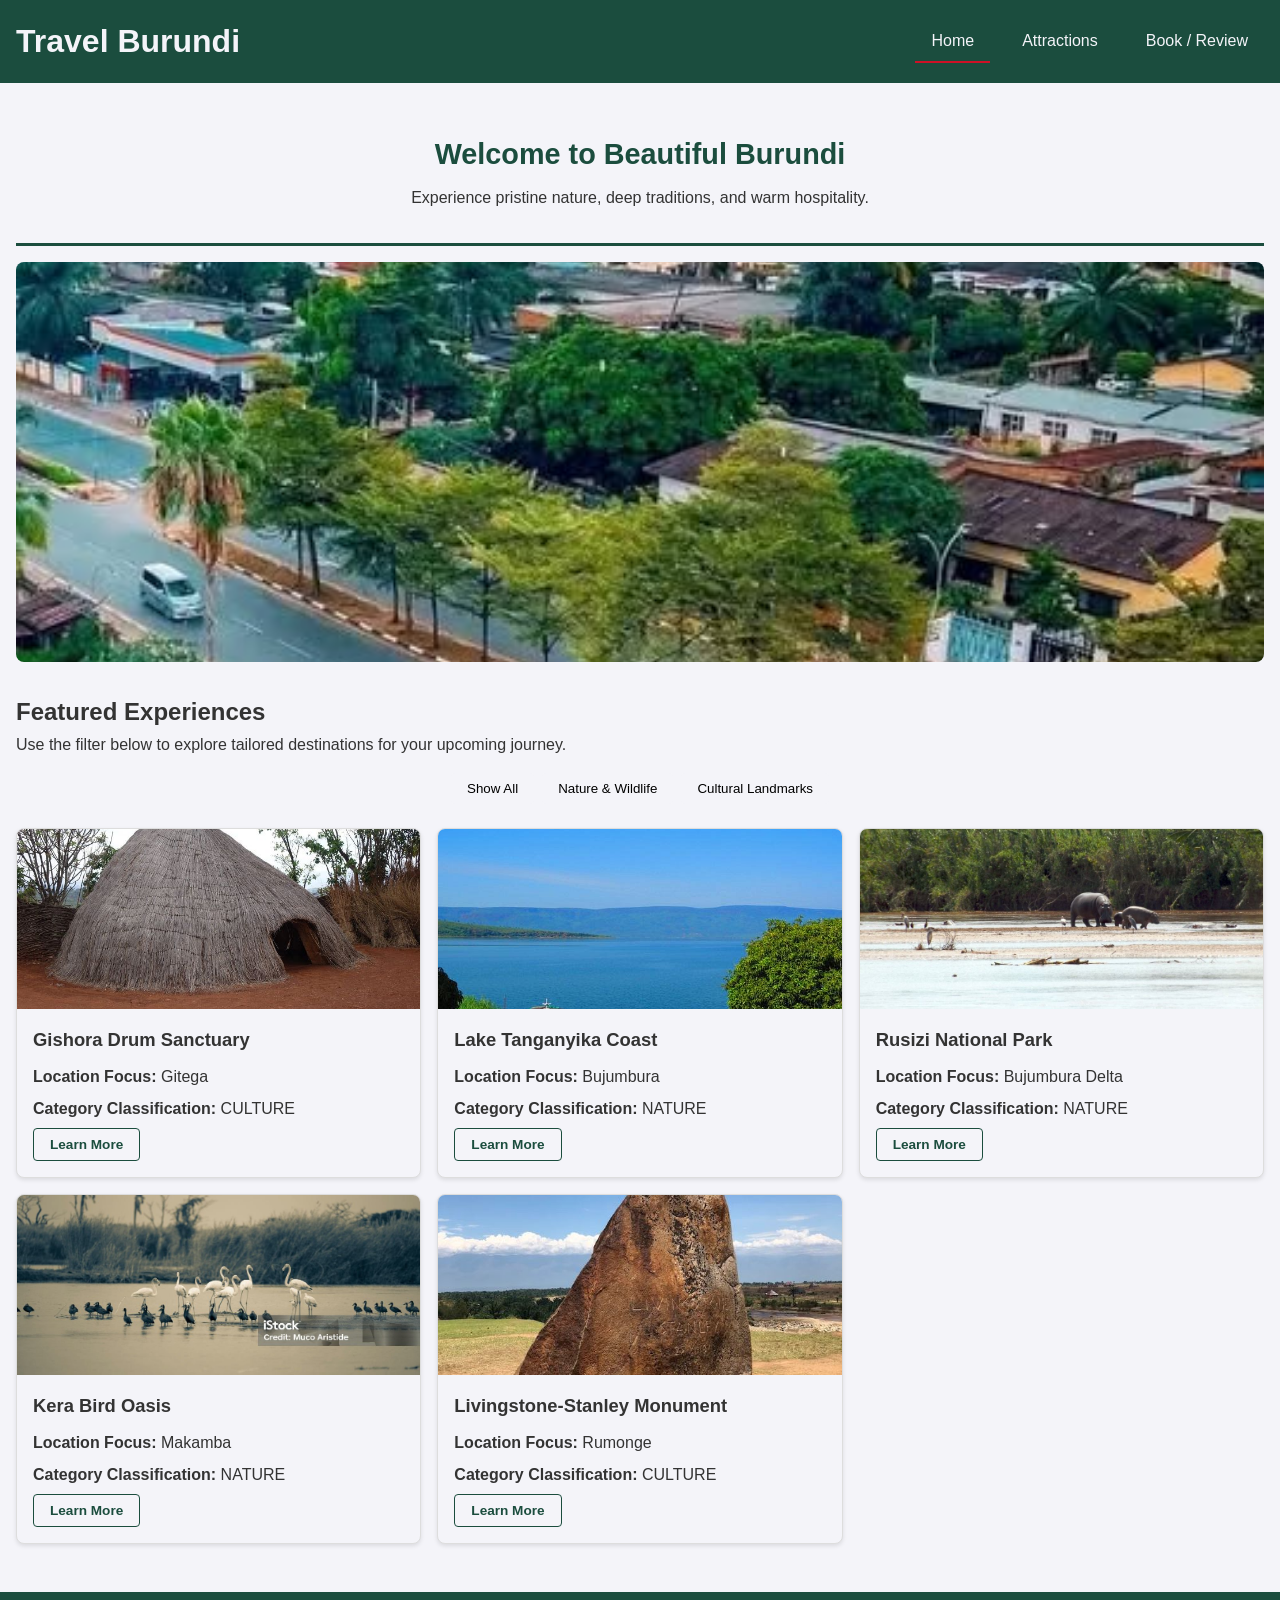
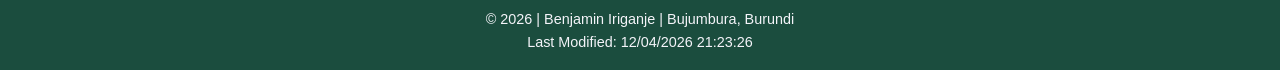
<file: index.html>
<!DOCTYPE html>
<html lang="en">
<head>
    <meta charset="UTF-8">
    <meta name="viewport" content="width=device-width, initial-scale=1.0">
    <title>Travel Burundi - Discover the Heart of Africa</title>
    <meta name="description" content="Explore the beautiful landscapes, rich culture, and ecotourism of Burundi. Plan your trip to Lake Tanganyika and more.">
    <meta name="author" content="Benjamin Iriganje">
    <link rel="stylesheet" href="project/styles/project.css">
    <script src="project/scripts/project.js" defer></script>
</head>
<body>
    <header>
        <h1>Travel Burundi</h1>
        <nav>
            <button id="menu-toggle" aria-label="Toggle Menu">&#9776;</button>
            <ul id="nav-menu">
                <li><a href="project/index.html" class="active">Home</a></li>
                <li><a href="project/attractions.html">Attractions</a></li>
                <li><a href="project/form.html">Book / Review</a></li>
            </ul>
        </nav>
    </header>

    <main>
        <section class="welcome-banner">
            <h2>Welcome to Beautiful Burundi</h2>
            <p>Experience pristine nature, deep traditions, and warm hospitality.</p>
        </section>

        <section class="hero">
            <img src="project/images/welcome.jpg" alt="Scenic view of Lake Tanganyika shoreline in Burundi" loading="lazy">
        </section>

        <section class="intro">
            <h2>Featured Experiences</h2>
            <p>Use the filter below to explore tailored destinations for your upcoming journey.</p>
            <div class="filter-controls">
                <button id="btn-all" class="filter-btn">Show All</button>
                <button id="btn-nature" class="filter-btn">Nature & Wildlife</button>
                <button id="btn-culture" class="filter-btn">Cultural Landmarks</button>
            </div>
            <div id="destinations-grid" class="grid-container"></div>
        </section>
    </main>

    <div id="info-modal" class="modal-overlay">
        <div class="modal-content">
            <span id="close-modal" class="close-btn">&times;</span>
            <h3 id="modal-title"></h3>
            <p id="modal-text"></p>
        </div>
    </div>

    <footer>
        <p>&copy; <span id="current-year"></span> | Benjamin Iriganje | Bujumbura, Burundi</p>
        <p>Last Modified: <span id="last-modified"></span></p>
    </footer>
</body>
</html>
</file>
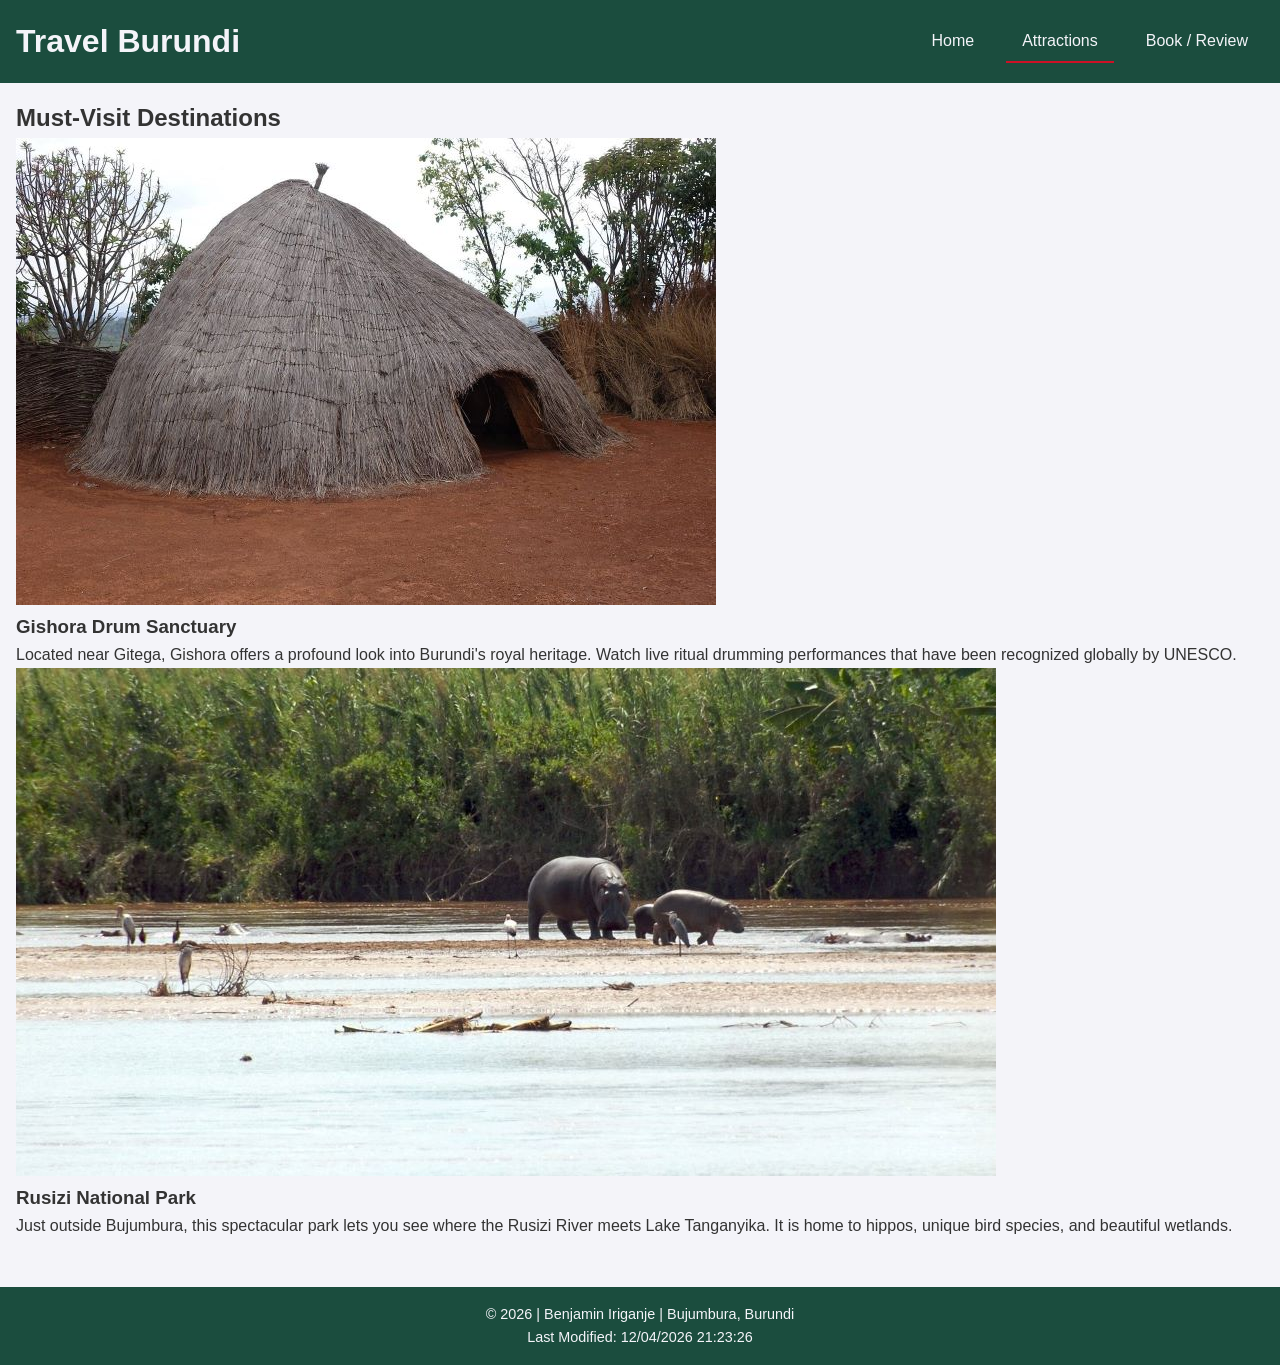
<file: project/attractions.html>
<!DOCTYPE html>
<html lang="en">
<head>
    <meta charset="UTF-8">
    <meta name="viewport" content="width=device-width, initial-scale=1.0">
    <title>Top Attractions - Travel Burundi</title>
    <meta name="description" content="Detailed guide to major Burundian attractions including Rusizi National Park and Gishora Drum Sanctuary.">
    <meta name="author" content="Benjamin Iriganje">
    <link rel="stylesheet" href="styles/project.css">
    <script src="scripts/project.js" defer></script>
</head>
<body>
    <header>
        <h1>Travel Burundi</h1>
        <nav>
            <button id="menu-toggle" aria-label="Toggle Menu">&#9776;</button>
            <ul id="nav-menu">
                <li><a href="index.html">Home</a></li>
                <li><a href="attractions.html" class="active">Attractions</a></li>
                <li><a href="form.html">Book / Review</a></li>
            </ul>
        </nav>
    </header>

    <main>
        <section class="content-gallery">
            <h2>Must-Visit Destinations</h2>
            
            <article class="gallery-item">
                <img src="images/gishora.jpg" alt="Traditional drummers performing at Gishora Sanctuary" loading="lazy">
                <h3>Gishora Drum Sanctuary</h3>
                <p>Located near Gitega, Gishora offers a profound look into Burundi's royal heritage. Watch live ritual drumming performances that have been recognized globally by UNESCO.</p>
            </article>

            <article class="gallery-item">
                <img src="images/rusizi.jpg" alt="Hippos wallowing in the delta waters of Rusizi National Park" loading="lazy">
                <h3>Rusizi National Park</h3>
                <p>Just outside Bujumbura, this spectacular park lets you see where the Rusizi River meets Lake Tanganyika. It is home to hippos, unique bird species, and beautiful wetlands.</p>
            </article>
        </section>
    </main>

    <footer>
        <p>&copy; <span id="current-year"></span> | Benjamin Iriganje | Bujumbura, Burundi</p>
        <p>Last Modified: <span id="last-modified"></span></p>
    </footer>
</body>
</html>
</file>
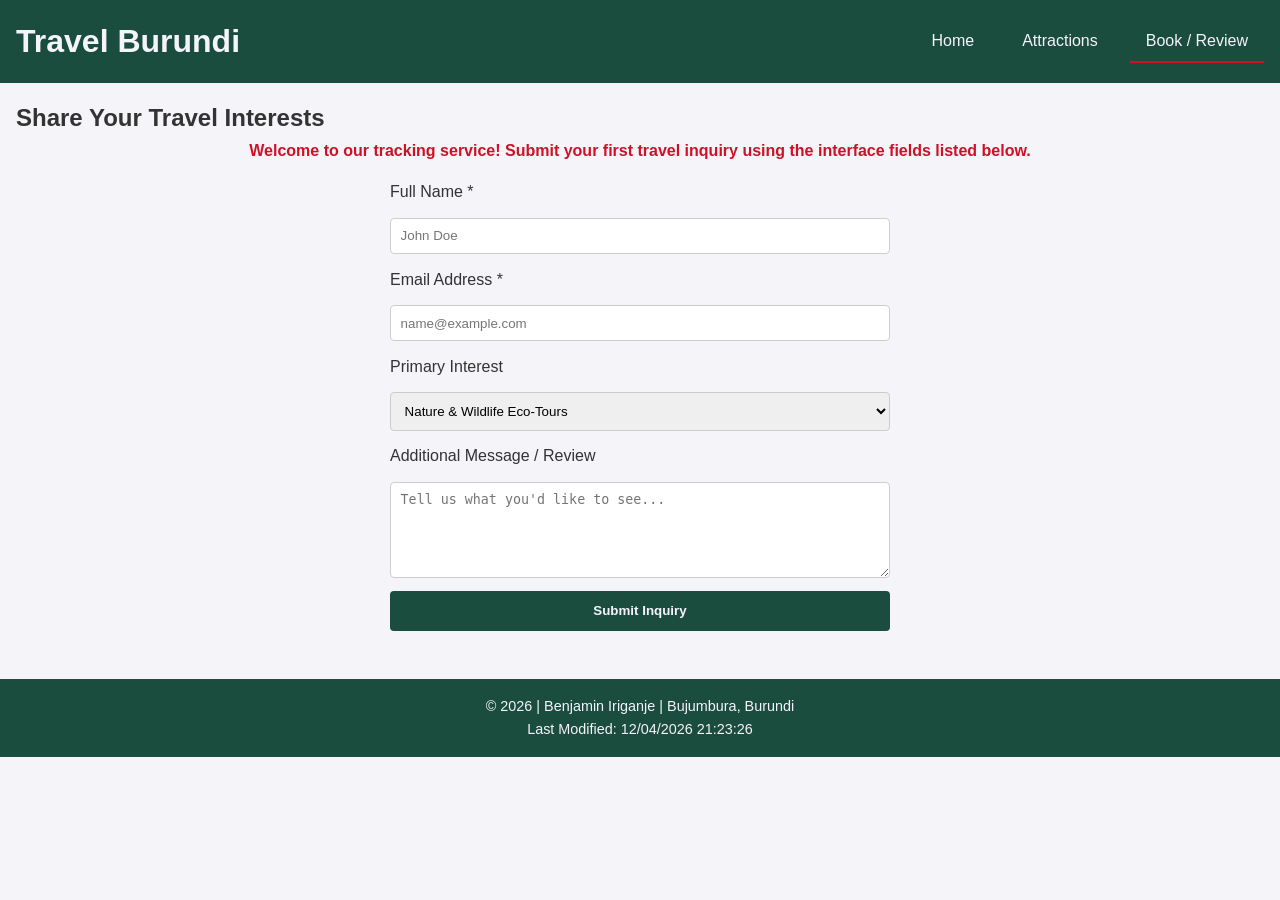
<file: project/form.html>
<!DOCTYPE html>
<html lang="en">
<head>
    <meta charset="UTF-8">
    <meta name="viewport" content="width=device-width, initial-scale=1.0">
    <title>Plan Your Trip - Travel Burundi</title>
    <meta name="description" content="Contact our local experts or leave a review of your travel experiences in Burundi.">
    <meta name="author" content="Benjamin Iriganje">
    <link rel="stylesheet" href="styles/project.css">
    <script src="scripts/project.js" defer></script>
</head>
<body>
    <header>
        <h1>Travel Burundi</h1>
        <nav>
            <button id="menu-toggle" aria-label="Toggle Menu">&#9776;</button>
            <ul id="nav-menu">
                <li><a href="index.html">Home</a></li>
                <li><a href="attractions.html">Attractions</a></li>
                <li><a href="form.html" class="active">Book / Review</a></li>
            </ul>
        </nav>
    </header>

    <main>
        <section class="form-section">
            <h2>Share Your Travel Interests</h2>
            <div id="stats-banner" class="stats-counter"></div>
            
            <form id="travel-form" action="#" method="get">
                <label for="full-name">Full Name *</label>
                <input type="text" id="full-name" name="fullName" required placeholder="John Doe">

                <label for="user-email">Email Address *</label>
                <input type="email" id="user-email" name="userEmail" required placeholder="name@example.com">

                <label for="interest-type">Primary Interest</label>
                <select id="interest-type" name="interestType">
                    <option value="nature">Nature & Wildlife Eco-Tours</option>
                    <option value="culture">Cultural Landmarks & Traditions</option>
                    <option value="beach">Lake Tanganyika Resorts</option>
                </select>

                <label for="comments">Additional Message / Review</label>
                <textarea id="comments" name="comments" rows="5" placeholder="Tell us what you'd like to see..."></textarea>

                <button type="submit" id="submit-btn">Submit Inquiry</button>
            </form>
        </section>
    </main>

    <footer>
        <p>&copy; <span id="current-year"></span> | Benjamin Iriganje | Bujumbura, Burundi</p>
        <p>Last Modified: <span id="last-modified"></span></p>
    </footer>
</body>
</html>
</file>
<file: project/styles/project.css>
/* Color Palette Variables */
:root {
    --primary-color: #1b4d3e; /* Forest Green tint matching Burundi's environment */
    --secondary-color: #ce1126; /* Deep Red accent */
    --accent-color: #f4f4f9;
    --text-color: #333333;
    --font-stack: 'Segoe UI', Tahoma, Geneva, Verdana, sans-serif;
}

/* Base Formats */
* {
    box-sizing: border-box;
    margin: 0;
    padding: 0;
}

body {
    font-family: var(--font-stack);
    color: var(--text-color);
    background-color: var(--accent-color);
    line-height: 1.6;
}

/* Header & Navigation Layout */
header {
    background-color: var(--primary-color);
    color: var(--accent-color);
    padding: 1rem;
    display: flex;
    justify-content: space-between;
    align-items: center;
}

nav ul {
    list-style: none;
    display: none; /* Collapsed view for mobile first */
    flex-direction: column;
}

nav ul.show {
    display: flex;
}

nav ul li a {
    color: var(--accent-color);
    text-decoration: none;
    padding: 0.5rem 1rem;
    display: block;
}

nav ul li a.active, nav ul li a:hover {
    border-bottom: 2px solid var(--secondary-color);
}

#menu-toggle {
    background: none;
    border: none;
    color: var(--accent-color);
    font-size: 1.5rem;
    cursor: pointer;
}

/* Main Content Blocks */
main {
    padding: 1rem;
}

/* Redesigned Welcome Banner Section Elements */
.welcome-banner {
    text-align: center;
    background-color: var(--accent-color);
    padding: 2rem 1rem;
    border-bottom: 3px solid var(--primary-color);
    margin-bottom: 1rem;
}

.welcome-banner h2 {
    color: var(--primary-color);
    font-size: 1.8rem;
    margin-bottom: 0.5rem;
}

.hero {
    position: relative;
    text-align: center;
    margin-bottom: 1.5rem;
}

.hero img {
    width: 100%;
    height: 250px;
    object-fit: cover;
    border-radius: 8px;
}

/* Dynamic Grid / Cards Layout Style Updates */
.filter-controls {
    margin: 1rem 0;
    display: flex;
    gap: 0.5rem;
    justify-content: center;
}

.filter-btn {
    padding: 0.5rem 1rem;
    background-color: var(--accent-color);
    border: none;
    cursor: pointer;
    border-radius: 4px;
}

.filter-btn:hover {
    background-color: var(--primary-color);
    color: var(--accent-color);
}

.grid-container {
    display: grid;
    grid-template-columns: 1fr;
    gap: 1rem;
    margin-top: 1.5rem;
}

/* Updated Card Styles for handling images properly */
.card {
    border: 1px solid #ddd;
    border-radius: 8px;
    padding: 0; 
    background-color: var(--accent-color);
    box-shadow: 0 2px 4px rgba(0,0,0,0.1);
    display: flex;
    flex-direction: column;
    overflow: hidden;
}

.card-image-container {
    width: 100%;
    height: 180px; 
    overflow: hidden;
}

.card-image-container img {
    width: 100%;
    height: 100%;
    object-fit: cover;
    display: block;
}

.card-content {
    padding: 1rem;
    display: flex;
    flex-direction: column;
    gap: 0.4rem;
    flex-grow: 1;
}

.card h3 {
    font-size: 1.15rem;
    margin-bottom: 0.2rem;
}

/* Styled Interactive Learn More Buttons inside individual cards */
.learn-more-btn {
    display: inline-block;
    margin-top: auto; 
    padding: 0.5rem 1rem;
    border: 1px solid var(--primary-color);
    background-color: transparent;
    color: var(--primary-color);
    font-weight: bold;
    font-size: 0.85rem;
    width: max-content;
    border-radius: 4px;
    cursor: pointer;
    transition: all 0.2s ease-in-out;
}

.learn-more-btn:hover {
    background-color: var(--primary-color);
    color: var(--accent-color);
}

/* Modal Popup Window Component Styling */
.modal-overlay {
    display: none; 
    position: fixed; 
    top: 0; 
    left: 0; 
    width: 100%; 
    height: 100%; 
    background: rgba(0, 0, 0, 0.7); 
    z-index: 1000; 
    justify-content: center; 
    align-items: center;
}

.modal-content {
    background: var(--accent-color); 
    padding: 2rem; 
    border-radius: 8px; 
    max-width: 500px; 
    width: 90%; 
    position: relative;
    box-shadow: 0 4px 15px rgba(0,0,0,0.2);
}

.close-btn {
    position: absolute; 
    top: 10px; 
    right: 15px; 
    font-size: 1.7rem; 
    cursor: pointer; 
    font-weight: bold;
    color: #666;
}

.close-btn:hover {
    color: var(--secondary-color);
}

#modal-title {
    margin-bottom: 1rem; 
    color: var(--primary-color);
}

/* Form Styles */
form {
    display: flex;
    flex-direction: column;
    max-width: 500px;
    margin: 0 auto;
    gap: 0.8rem;
}

input, select, textarea {
    padding: 0.6rem;
    border: 1px solid #ccc;
    border-radius: 4px;
    width: 100%;
}

button[type="submit"] {
    background-color: var(--primary-color);
    color: var(--accent-color);
    padding: 0.8rem;
    border: none;
    cursor: pointer;
    border-radius: 4px;
    font-weight: bold;
}

button[type="submit"]:hover {
    background-color: #123329;
}

.stats-counter {
    text-align: center;
    font-weight: bold;
    color: var(--secondary-color);
    margin-bottom: 1rem;
}

/* Footer layout */
footer {
    background-color: var(--primary-color);
    color: var(--accent-color);
    text-align: center;
    padding: 1rem;
    margin-top: 2rem;
    font-size: 0.9rem;
}

footer a {
    color: var(--accent-color);
}

/* Responsive Breakpoints Larger Screens */
@media (min-width: 48rem) {
    #menu-toggle {
        display: none; 
    }

    nav ul {
        display: flex; 
        flex-direction: row;
        gap: 1rem;
    }

    .grid-container {
        grid-template-columns: repeat(2, 1fr);
    }

    .hero img {
        height: 400px;
    }
}

@media (min-width: 64rem) {
    .grid-container {
        grid-template-columns: repeat(3, 1fr);
    }
}
</file>
